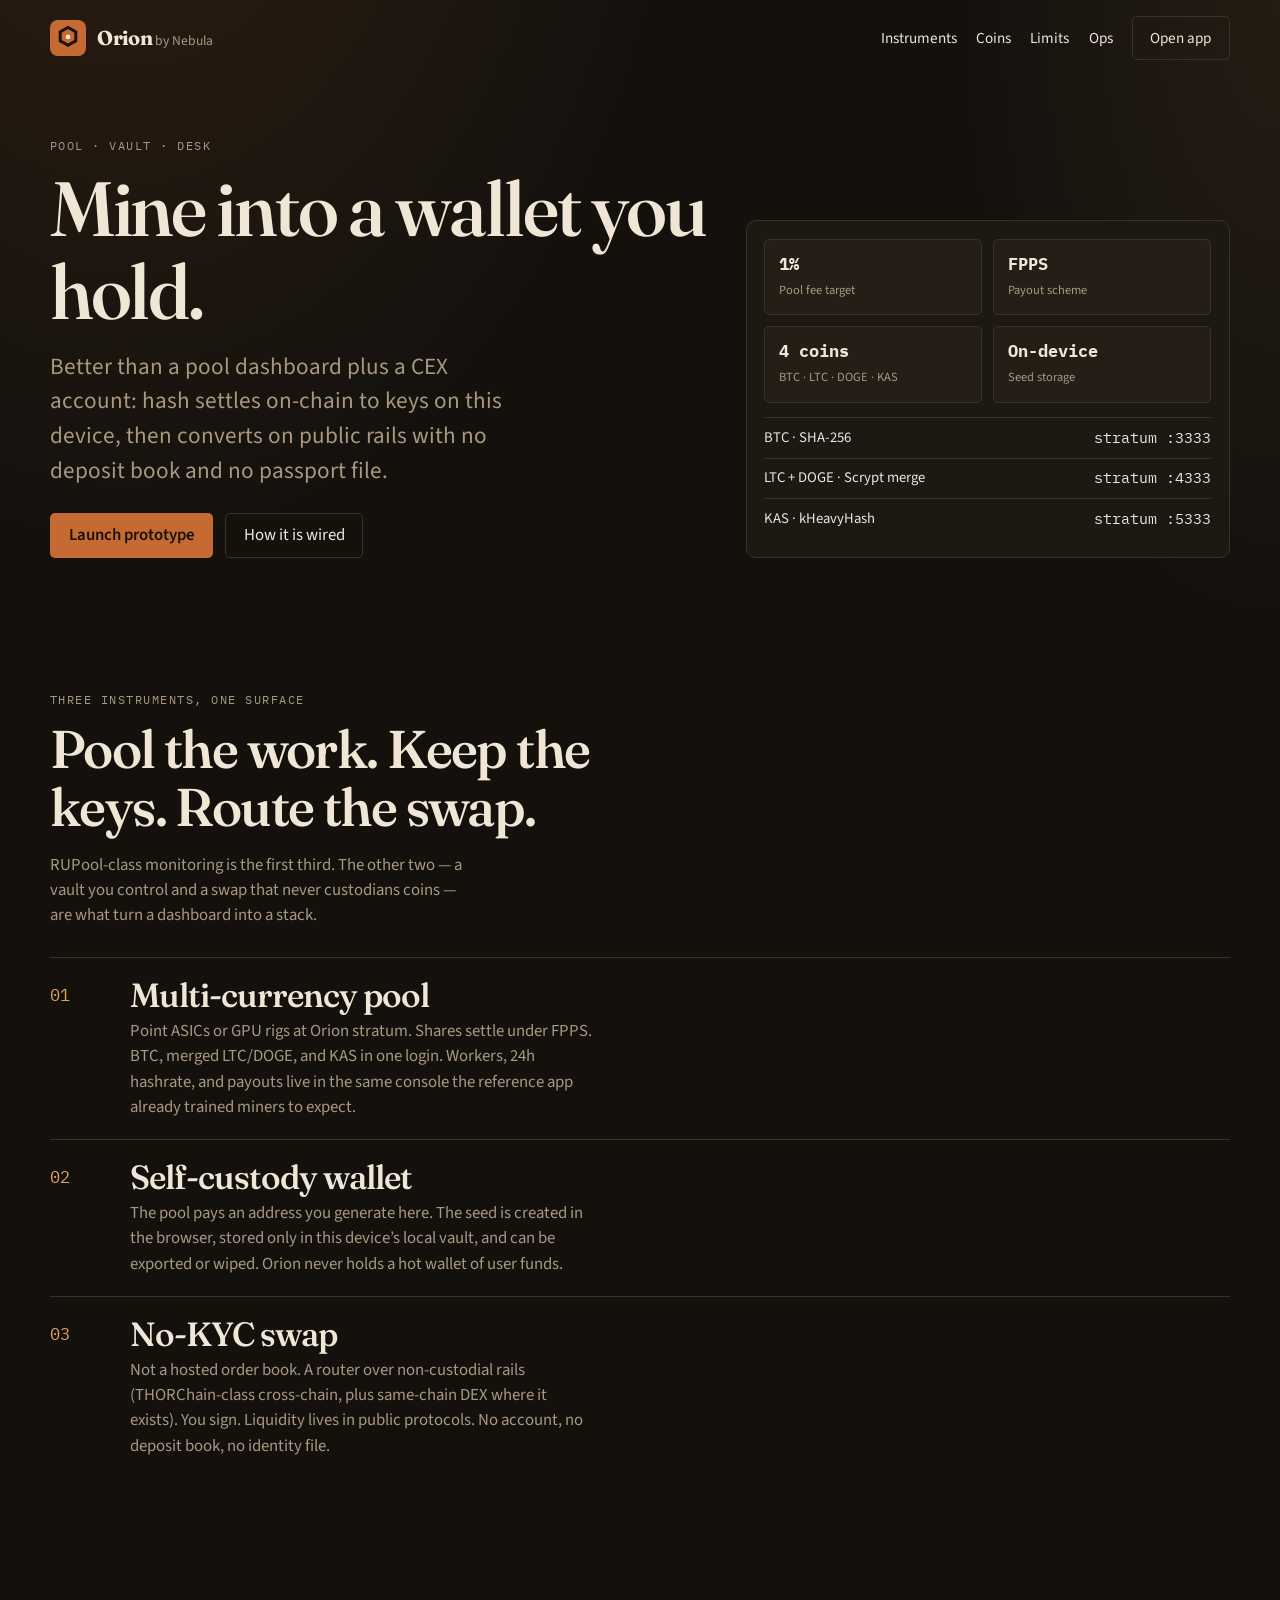
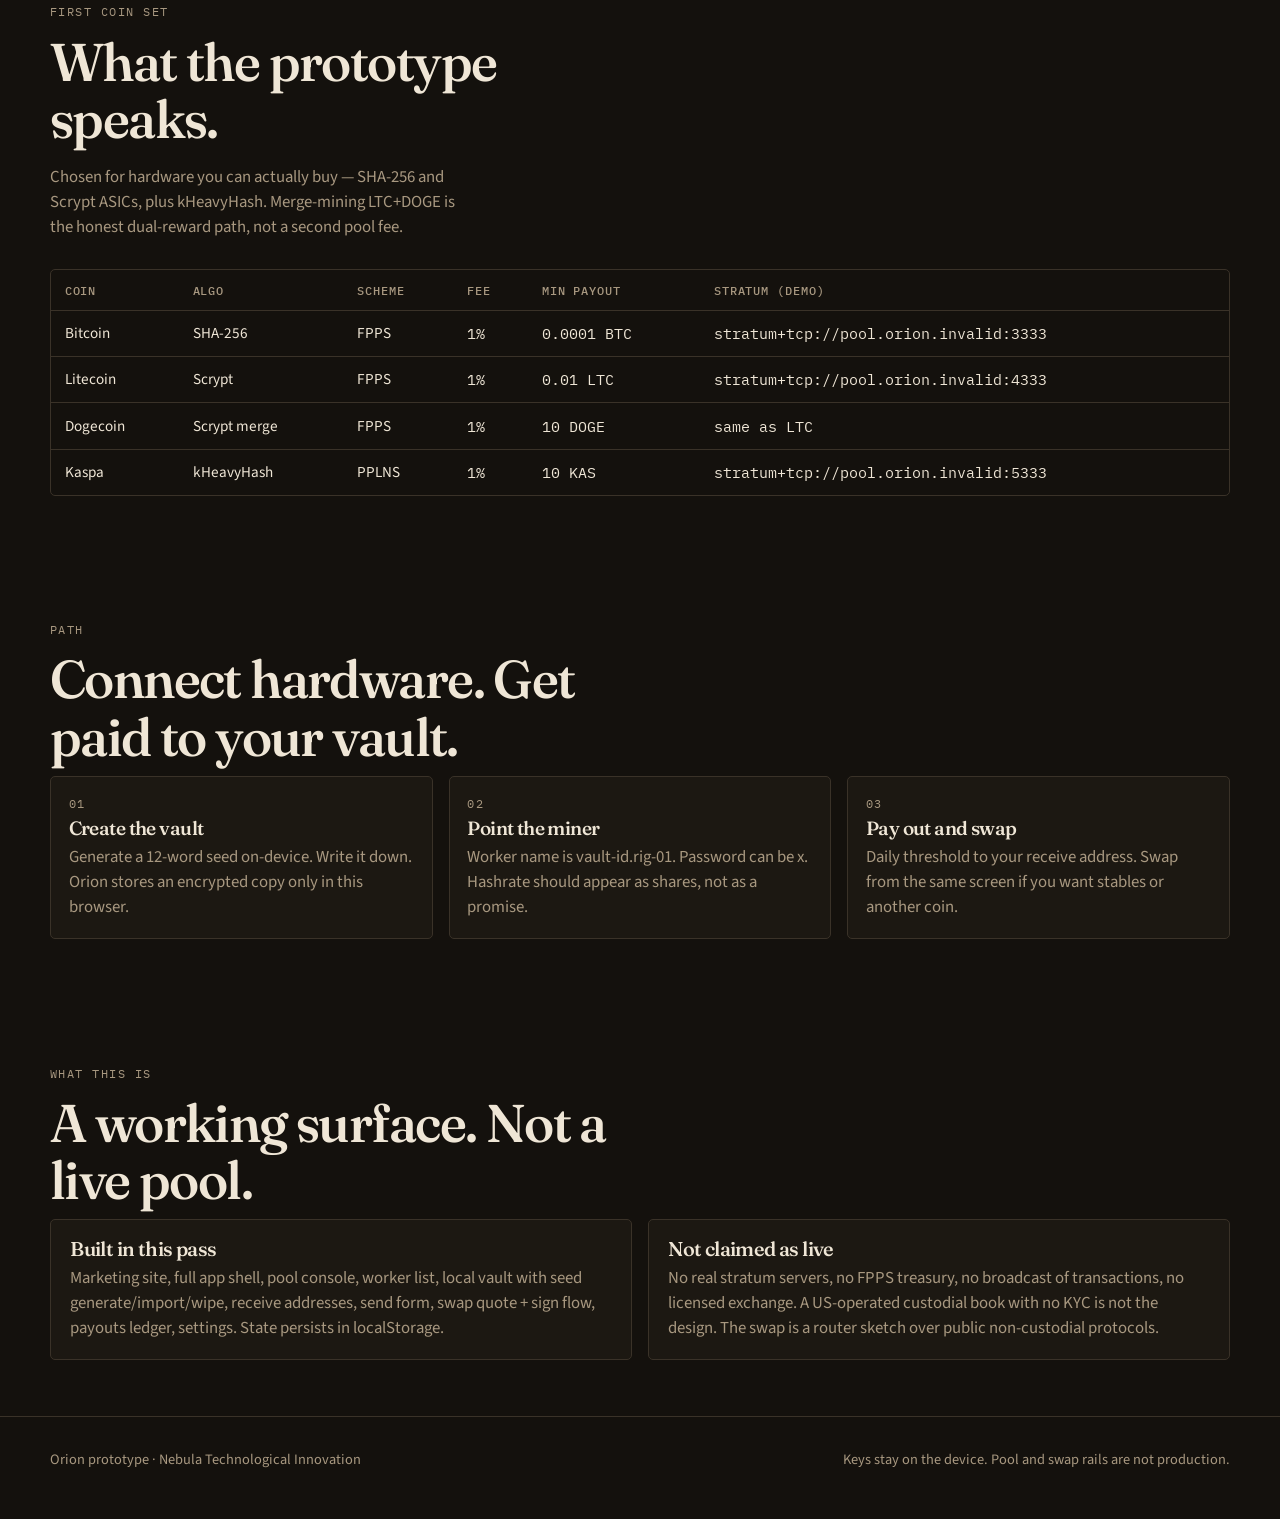
<file: index.html>
<!DOCTYPE html>
<html lang="en">
<head>
  <meta charset="utf-8">
  <meta name="viewport" content="width=device-width, initial-scale=1">
  <title>Orion — Mine. Hold. Swap.</title>
  <meta name="description" content="Multi-currency mining pool, self-custody wallet, and no-KYC swap. Rewards pay on-chain to keys you hold.">
  <link rel="icon" href="assets/favicon.svg" type="image/svg+xml">
  <meta name="theme-color" content="#14110d">
  <link rel="preconnect" href="https://fonts.googleapis.com">
  <link rel="preconnect" href="https://fonts.gstatic.com" crossorigin>
  <link href="https://fonts.googleapis.com/css2?family=Fraunces:opsz,wght@9..144,550&family=IBM+Plex+Mono:wght@400;500&family=Source+Sans+3:wght@400;600&display=swap" rel="stylesheet">
  <link rel="stylesheet" href="styles/site.css">
</head>
<body>
  <a class="skip" href="#main">Skip to content</a>
  <header>
    <div class="wrap site-header">
      <a class="brand" href="./">
        <img class="mark" src="assets/mark.svg" width="36" height="36" alt="">
        <div>
          <strong>Orion</strong>
          <span> by Nebula</span>
        </div>
      </a>
      <nav class="site-nav" aria-label="Primary">
        <a class="hide-sm" href="#instruments">Instruments</a>
        <a class="hide-sm" href="#coins">Coins</a>
        <a class="hide-sm" href="#limits">Limits</a>
        <a class="hide-sm" href="ops.html">Ops</a>
        <a class="btn btn-ghost" href="app/">Open app</a>
      </nav>
    </div>
  </header>

  <main id="main">
    <section class="wrap hero">
      <div>
        <p class="kicker">Pool · Vault · Desk</p>
        <h1>Mine into a wallet you hold.</h1>
        <p class="lede">Better than a pool dashboard plus a CEX account: hash settles on-chain to keys on this device, then converts on public rails with no deposit book and no passport file.</p>
        <div class="hero-actions">
          <a class="btn btn-fill" href="app/">Launch prototype</a>
          <a class="btn btn-ghost" href="#instruments">How it is wired</a>
        </div>
      </div>
      <aside class="hero-panel" aria-label="Live-style snapshot">
        <div class="stat-row">
          <div class="stat"><b class="tabular">1%</b><span>Pool fee target</span></div>
          <div class="stat"><b class="tabular">FPPS</b><span>Payout scheme</span></div>
          <div class="stat"><b class="tabular">4 coins</b><span>BTC · LTC · DOGE · KAS</span></div>
          <div class="stat"><b class="tabular">On-device</b><span>Seed storage</span></div>
        </div>
        <div class="coin-mini"><span>BTC · SHA-256</span><span class="tabular">stratum :3333</span></div>
        <div class="coin-mini"><span>LTC + DOGE · Scrypt merge</span><span class="tabular">stratum :4333</span></div>
        <div class="coin-mini"><span>KAS · kHeavyHash</span><span class="tabular">stratum :5333</span></div>
      </aside>
    </section>

    <section class="wrap section" id="instruments">
      <p class="kicker">Three instruments, one surface</p>
      <h2>Pool the work. Keep the keys. Route the swap.</h2>
      <p class="intro">RUPool-class monitoring is the first third. The other two — a vault you control and a swap that never custodians coins — are what turn a dashboard into a stack.</p>
      <div class="instruments">
        <article class="instrument">
          <div class="n">01</div>
          <div>
            <h3>Multi-currency pool</h3>
            <p>Point ASICs or GPU rigs at Orion stratum. Shares settle under FPPS. BTC, merged LTC/DOGE, and KAS in one login. Workers, 24h hashrate, and payouts live in the same console the reference app already trained miners to expect.</p>
          </div>
        </article>
        <article class="instrument">
          <div class="n">02</div>
          <div>
            <h3>Self-custody wallet</h3>
            <p>The pool pays an address you generate here. The seed is created in the browser, stored only in this device’s local vault, and can be exported or wiped. Orion never holds a hot wallet of user funds.</p>
          </div>
        </article>
        <article class="instrument">
          <div class="n">03</div>
          <div>
            <h3>No-KYC swap</h3>
            <p>Not a hosted order book. A router over non-custodial rails (THORChain-class cross-chain, plus same-chain DEX where it exists). You sign. Liquidity lives in public protocols. No account, no deposit book, no identity file.</p>
          </div>
        </article>
      </div>
    </section>

    <section class="wrap section" id="coins">
      <p class="kicker">First coin set</p>
      <h2>What the prototype speaks.</h2>
      <p class="intro">Chosen for hardware you can actually buy — SHA-256 and Scrypt ASICs, plus kHeavyHash. Merge-mining LTC+DOGE is the honest dual-reward path, not a second pool fee.</p>
      <div class="table-wrap">
        <table>
          <thead>
            <tr>
              <th>Coin</th>
              <th>Algo</th>
              <th>Scheme</th>
              <th>Fee</th>
              <th>Min payout</th>
              <th>Stratum (demo)</th>
            </tr>
          </thead>
          <tbody>
            <tr>
              <td>Bitcoin</td>
              <td>SHA-256</td>
              <td>FPPS</td>
              <td class="num">1%</td>
              <td class="num">0.0001 BTC</td>
              <td class="num">stratum+tcp://pool.orion.invalid:3333</td>
            </tr>
            <tr>
              <td>Litecoin</td>
              <td>Scrypt</td>
              <td>FPPS</td>
              <td class="num">1%</td>
              <td class="num">0.01 LTC</td>
              <td class="num">stratum+tcp://pool.orion.invalid:4333</td>
            </tr>
            <tr>
              <td>Dogecoin</td>
              <td>Scrypt merge</td>
              <td>FPPS</td>
              <td class="num">1%</td>
              <td class="num">10 DOGE</td>
              <td class="num">same as LTC</td>
            </tr>
            <tr>
              <td>Kaspa</td>
              <td>kHeavyHash</td>
              <td>PPLNS</td>
              <td class="num">1%</td>
              <td class="num">10 KAS</td>
              <td class="num">stratum+tcp://pool.orion.invalid:5333</td>
            </tr>
          </tbody>
        </table>
      </div>
    </section>

    <section class="wrap section">
      <p class="kicker">Path</p>
      <h2>Connect hardware. Get paid to your vault.</h2>
      <div class="steps">
        <article class="step">
          <p class="kicker">01</p>
          <h3>Create the vault</h3>
          <p>Generate a 12-word seed on-device. Write it down. Orion stores an encrypted copy only in this browser.</p>
        </article>
        <article class="step">
          <p class="kicker">02</p>
          <h3>Point the miner</h3>
          <p>Worker name is vault-id.rig-01. Password can be x. Hashrate should appear as shares, not as a promise.</p>
        </article>
        <article class="step">
          <p class="kicker">03</p>
          <h3>Pay out and swap</h3>
          <p>Daily threshold to your receive address. Swap from the same screen if you want stables or another coin.</p>
        </article>
      </div>
    </section>

    <section class="wrap section" id="limits">
      <p class="kicker">What this is</p>
      <h2>A working surface. Not a live pool.</h2>
      <div class="limits">
        <article class="plate">
          <h3>Built in this pass</h3>
          <p>Marketing site, full app shell, pool console, worker list, local vault with seed generate/import/wipe, receive addresses, send form, swap quote + sign flow, payouts ledger, settings. State persists in localStorage.</p>
        </article>
        <article class="plate">
          <h3>Not claimed as live</h3>
          <p>No real stratum servers, no FPPS treasury, no broadcast of transactions, no licensed exchange. A US-operated custodial book with no KYC is not the design. The swap is a router sketch over public non-custodial protocols.</p>
        </article>
      </div>
    </section>
  </main>

  <footer class="site-footer">
    <div class="wrap">
      <span>Orion prototype · Nebula Technological Innovation</span>
      <span>Keys stay on the device. Pool and swap rails are not production.</span>
    </div>
  </footer>
</body>
</html>
</file>
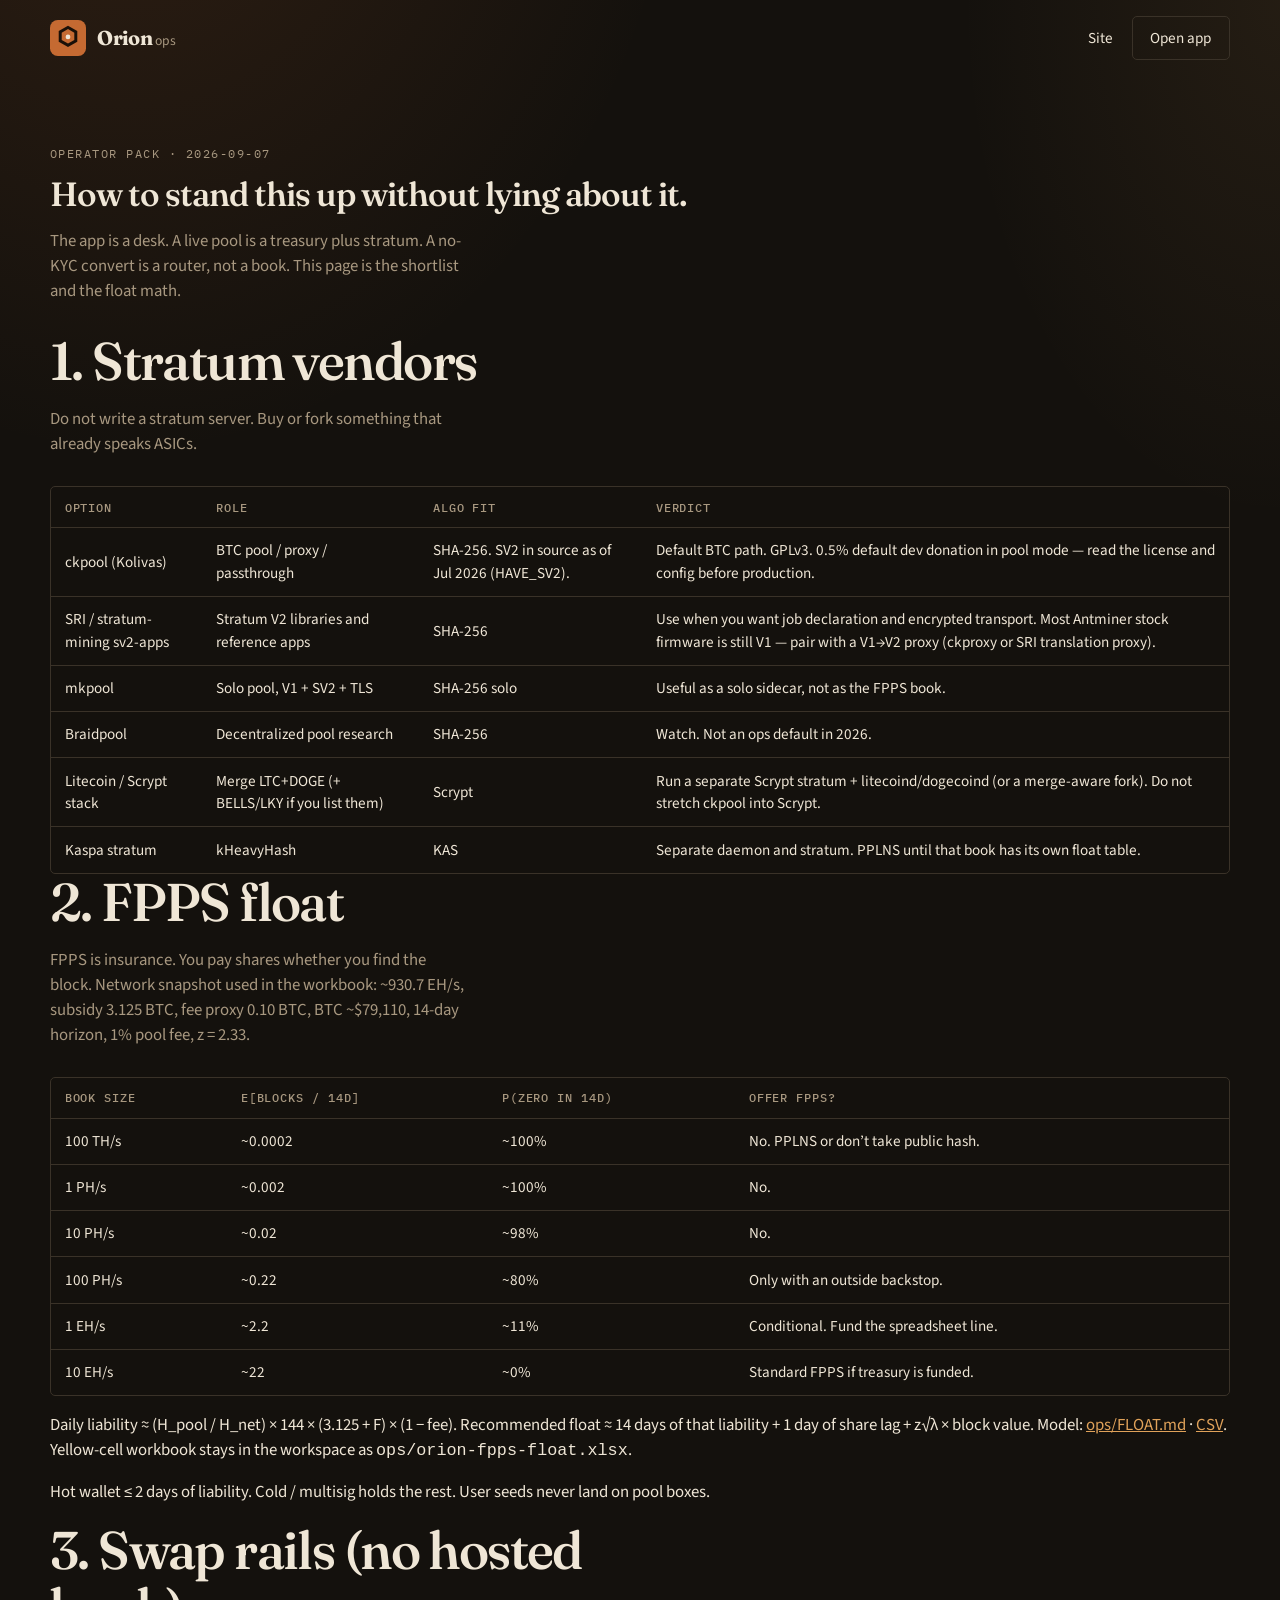
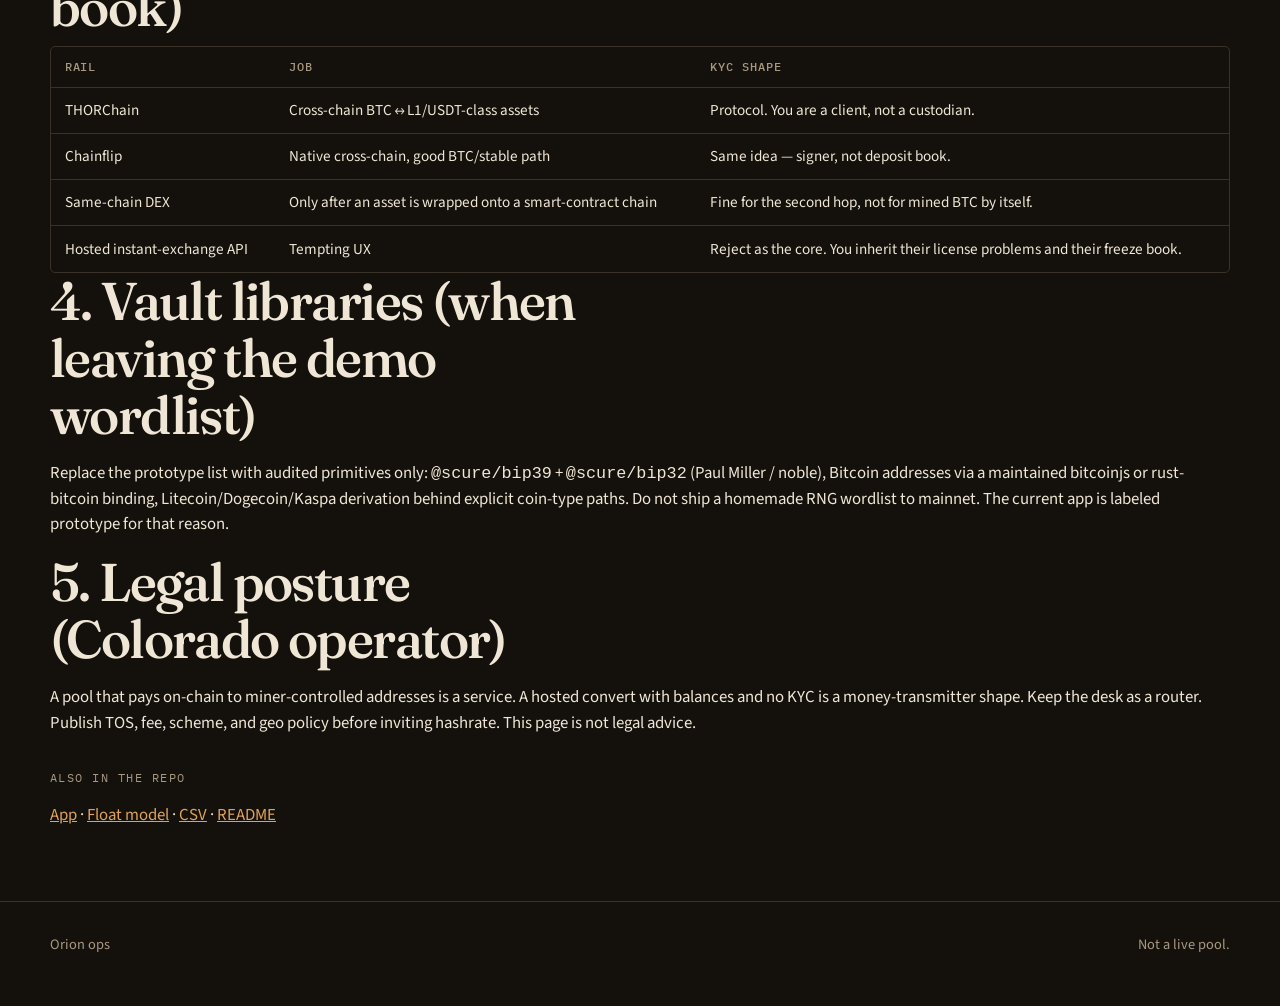
<file: ops.html>
<!DOCTYPE html>
<html lang="en">
<head>
  <meta charset="utf-8">
  <meta name="viewport" content="width=device-width, initial-scale=1">
  <title>Orion ops — vendors, float, rails</title>
  <meta name="description" content="Stratum vendor shortlist, FPPS float math, swap rails, and wallet libraries for the Orion prototype.">
  <link rel="icon" href="assets/favicon.svg" type="image/svg+xml">
  <meta name="theme-color" content="#14110d">
  <link rel="preconnect" href="https://fonts.googleapis.com">
  <link rel="preconnect" href="https://fonts.gstatic.com" crossorigin>
  <link href="https://fonts.googleapis.com/css2?family=Fraunces:opsz,wght@9..144,550&family=IBM+Plex+Mono:wght@400;500&family=Source+Sans+3:wght@400;600&display=swap" rel="stylesheet">
  <link rel="stylesheet" href="styles/site.css">
</head>
<body>
  <a class="skip" href="#main">Skip to content</a>
  <header>
    <div class="wrap site-header">
      <a class="brand" href="./">
        <img class="mark" src="assets/mark.svg" width="36" height="36" alt="">
        <div><strong>Orion</strong><span> ops</span></div>
      </a>
      <nav class="site-nav" aria-label="Primary">
        <a href="./">Site</a>
        <a class="btn btn-ghost" href="app/">Open app</a>
      </nav>
    </div>
  </header>
  <main id="main" class="wrap section">
    <p class="kicker">Operator pack · 2026-09-07</p>
    <h1>How to stand this up without lying about it.</h1>
    <p class="intro">The app is a desk. A live pool is a treasury plus stratum. A no-KYC convert is a router, not a book. This page is the shortlist and the float math.</p>

    <h2>1. Stratum vendors</h2>
    <p class="intro">Do not write a stratum server. Buy or fork something that already speaks ASICs.</p>
    <div class="table-wrap">
      <table>
        <thead>
          <tr><th>Option</th><th>Role</th><th>Algo fit</th><th>Verdict</th></tr>
        </thead>
        <tbody>
          <tr>
            <td>ckpool (Kolivas)</td>
            <td>BTC pool / proxy / passthrough</td>
            <td>SHA-256. SV2 in source as of Jul 2026 (HAVE_SV2).</td>
            <td>Default BTC path. GPLv3. 0.5% default dev donation in pool mode — read the license and config before production.</td>
          </tr>
          <tr>
            <td>SRI / stratum-mining sv2-apps</td>
            <td>Stratum V2 libraries and reference apps</td>
            <td>SHA-256</td>
            <td>Use when you want job declaration and encrypted transport. Most Antminer stock firmware is still V1 — pair with a V1→V2 proxy (ckproxy or SRI translation proxy).</td>
          </tr>
          <tr>
            <td>mkpool</td>
            <td>Solo pool, V1 + SV2 + TLS</td>
            <td>SHA-256 solo</td>
            <td>Useful as a solo sidecar, not as the FPPS book.</td>
          </tr>
          <tr>
            <td>Braidpool</td>
            <td>Decentralized pool research</td>
            <td>SHA-256</td>
            <td>Watch. Not an ops default in 2026.</td>
          </tr>
          <tr>
            <td>Litecoin / Scrypt stack</td>
            <td>Merge LTC+DOGE (+ BELLS/LKY if you list them)</td>
            <td>Scrypt</td>
            <td>Run a separate Scrypt stratum + litecoind/dogecoind (or a merge-aware fork). Do not stretch ckpool into Scrypt.</td>
          </tr>
          <tr>
            <td>Kaspa stratum</td>
            <td>kHeavyHash</td>
            <td>KAS</td>
            <td>Separate daemon and stratum. PPLNS until that book has its own float table.</td>
          </tr>
        </tbody>
      </table>
    </div>

    <h2>2. FPPS float</h2>
    <p class="intro">FPPS is insurance. You pay shares whether you find the block. Network snapshot used in the workbook: ~930.7 EH/s, subsidy 3.125 BTC, fee proxy 0.10 BTC, BTC ~$79,110, 14-day horizon, 1% pool fee, z = 2.33.</p>
    <div class="table-wrap">
      <table>
        <thead>
          <tr><th>Book size</th><th>E[blocks / 14d]</th><th>P(zero in 14d)</th><th>Offer FPPS?</th></tr>
        </thead>
        <tbody>
          <tr><td>100 TH/s</td><td>~0.0002</td><td>~100%</td><td>No. PPLNS or don’t take public hash.</td></tr>
          <tr><td>1 PH/s</td><td>~0.002</td><td>~100%</td><td>No.</td></tr>
          <tr><td>10 PH/s</td><td>~0.02</td><td>~98%</td><td>No.</td></tr>
          <tr><td>100 PH/s</td><td>~0.22</td><td>~80%</td><td>Only with an outside backstop.</td></tr>
          <tr><td>1 EH/s</td><td>~2.2</td><td>~11%</td><td>Conditional. Fund the spreadsheet line.</td></tr>
          <tr><td>10 EH/s</td><td>~22</td><td>~0%</td><td>Standard FPPS if treasury is funded.</td></tr>
        </tbody>
      </table>
    </div>
    <p>Daily liability ≈ (H_pool / H_net) × 144 × (3.125 + F) × (1 − fee). Recommended float ≈ 14 days of that liability + 1 day of share lag + z√λ × block value. Model: <a href="ops/FLOAT.md">ops/FLOAT.md</a> · <a href="ops/orion-fpps-float.csv">CSV</a>. Yellow-cell workbook stays in the workspace as <code>ops/orion-fpps-float.xlsx</code>.</p>
    <p>Hot wallet ≤ 2 days of liability. Cold / multisig holds the rest. User seeds never land on pool boxes.</p>

    <h2>3. Swap rails (no hosted book)</h2>
    <div class="table-wrap">
      <table>
        <thead>
          <tr><th>Rail</th><th>Job</th><th>KYC shape</th></tr>
        </thead>
        <tbody>
          <tr><td>THORChain</td><td>Cross-chain BTC ↔ L1/USDT-class assets</td><td>Protocol. You are a client, not a custodian.</td></tr>
          <tr><td>Chainflip</td><td>Native cross-chain, good BTC/stable path</td><td>Same idea — signer, not deposit book.</td></tr>
          <tr><td>Same-chain DEX</td><td>Only after an asset is wrapped onto a smart-contract chain</td><td>Fine for the second hop, not for mined BTC by itself.</td></tr>
          <tr><td>Hosted instant-exchange API</td><td>Tempting UX</td><td>Reject as the core. You inherit their license problems and their freeze book.</td></tr>
        </tbody>
      </table>
    </div>

    <h2>4. Vault libraries (when leaving the demo wordlist)</h2>
    <p>Replace the prototype list with audited primitives only: <code>@scure/bip39</code> + <code>@scure/bip32</code> (Paul Miller / noble), Bitcoin addresses via a maintained bitcoinjs or rust-bitcoin binding, Litecoin/Dogecoin/Kaspa derivation behind explicit coin-type paths. Do not ship a homemade RNG wordlist to mainnet. The current app is labeled prototype for that reason.</p>

    <h2>5. Legal posture (Colorado operator)</h2>
    <p>A pool that pays on-chain to miner-controlled addresses is a service. A hosted convert with balances and no KYC is a money-transmitter shape. Keep the desk as a router. Publish TOS, fee, scheme, and geo policy before inviting hashrate. This page is not legal advice.</p>

    <p class="kicker" style="margin-top:2rem">Also in the repo</p>
    <p><a href="app/">App</a> · <a href="ops/FLOAT.md">Float model</a> · <a href="ops/orion-fpps-float.csv">CSV</a> · <a href="README.md">README</a></p>
  </main>
  <footer class="site-footer"><div class="wrap"><span>Orion ops</span><span>Not a live pool.</span></div></footer>
</body>
</html>
</file>
<file: styles/site.css>
@import url("tokens.css");

body {
  background-image:
    radial-gradient(ellipse 80% 50% at 10% -10%, rgba(197, 106, 50, 0.16), transparent 55%),
    radial-gradient(ellipse 50% 40% at 100% 0%, rgba(224, 162, 90, 0.08), transparent 50%);
}

.wrap { width: min(var(--wide), 100% - 2rem); margin-inline: auto; }

.site-header {
  display: flex;
  align-items: center;
  justify-content: space-between;
  gap: 1rem;
  padding: 1rem 0;
}
.brand {
  display: flex;
  align-items: center;
  gap: 0.7rem;
  color: var(--ink);
  text-decoration: none;
}
.brand strong { font-family: var(--font-display); font-size: 1.25rem; letter-spacing: -0.03em; }
.brand span { color: var(--muted); font-size: 0.85rem; }
.mark {
  width: 36px;
  height: 36px;
  display: grid;
  place-items: center;
}
.site-nav { display: flex; gap: 1.2rem; align-items: center; }
.site-nav a { color: var(--ink); text-decoration: none; font-size: 0.95rem; }
.site-nav a:hover { color: var(--accent-2); }

.btn {
  display: inline-flex;
  align-items: center;
  justify-content: center;
  min-height: 44px;
  padding: 0.55rem 1.1rem;
  border-radius: var(--radius-s);
  text-decoration: none;
  border: 1px solid transparent;
  transition: background var(--fast) var(--ease), border-color var(--fast) var(--ease);
}
.btn-fill {
  background: var(--accent);
  color: var(--accent-ink);
  font-weight: 600;
}
.btn-fill:hover { background: var(--accent-2); color: var(--accent-ink); }
.btn-ghost {
  background: transparent;
  color: var(--ink);
  border-color: var(--line);
}
.btn-ghost:hover { border-color: var(--accent-2); }

.hero {
  display: grid;
  grid-template-columns: 1.15fr 0.85fr;
  gap: 2.5rem;
  align-items: end;
  padding: 3rem 0 4rem;
}
.hero h1 {
  font-size: var(--step-4);
  max-width: 14ch;
  margin: 0.4rem 0 1rem;
}
.hero p.lede {
  font-size: var(--step-1);
  color: var(--muted);
  max-width: 38ch;
  margin: 0 0 1.5rem;
}
.hero-actions { display: flex; gap: 0.75rem; flex-wrap: wrap; }

.hero-panel {
  background: var(--canvas-2);
  border: 1px solid var(--line);
  border-radius: var(--radius-m);
  padding: 1.1rem;
}
.stat-row {
  display: grid;
  grid-template-columns: 1fr 1fr;
  gap: 0.7rem;
  margin-bottom: 0.9rem;
}
.stat {
  background: var(--canvas-3);
  border: 1px solid var(--line);
  padding: 0.75rem 0.85rem;
  border-radius: var(--radius-s);
}
.stat b { display: block; font-family: var(--font-mono); font-size: 1.05rem; }
.stat span { color: var(--muted); font-size: 0.78rem; }

.coin-mini {
  display: flex;
  justify-content: space-between;
  align-items: center;
  padding: 0.55rem 0;
  border-top: 1px solid var(--line);
  font-size: 0.92rem;
}
.coin-mini:first-of-type { border-top: 0; padding-top: 0.2rem; }

.section { padding: 3.5rem 0; }
.section h2 { font-size: var(--step-3); max-width: 16ch; margin-bottom: 0.6rem; }
.section .intro { color: var(--muted); max-width: 52ch; margin-bottom: 1.8rem; }

.instruments { display: grid; gap: 0; }
.instrument {
  display: grid;
  grid-template-columns: 4rem 1fr;
  gap: 1rem;
  padding: 1.2rem 0;
  border-top: 1px solid var(--line);
}
.instrument .n {
  font-family: var(--font-mono);
  color: var(--accent-2);
  padding-top: 0.35rem;
}
.instrument h3 { font-size: var(--step-2); margin-bottom: 0.35rem; }
.instrument p { margin: 0; color: var(--muted); max-width: 58ch; }

.table-wrap { overflow-x: auto; border: 1px solid var(--line); border-radius: var(--radius-s); }
table { width: 100%; border-collapse: collapse; font-size: 0.95rem; }
th, td { text-align: left; padding: 0.7rem 0.85rem; border-bottom: 1px solid var(--line); }
th {
  font-family: var(--font-mono);
  font-size: 0.72rem;
  letter-spacing: 0.08em;
  text-transform: uppercase;
  color: var(--muted);
  font-weight: 500;
}
tr:last-child td { border-bottom: 0; }
td.num { font-family: var(--font-mono); font-variant-numeric: tabular-nums; }

.steps { display: grid; grid-template-columns: repeat(3, 1fr); gap: 1rem; }
.step {
  background: var(--canvas-2);
  border: 1px solid var(--line);
  padding: 1.1rem;
  border-radius: var(--radius-s);
}
.step h3 { font-size: 1.2rem; margin: 0.3rem 0 0.4rem; }
.step p { margin: 0; color: var(--muted); }

.limits { display: grid; grid-template-columns: 1fr 1fr; gap: 1rem; }
.plate {
  border: 1px solid var(--line);
  background: var(--canvas-2);
  padding: 1.1rem 1.2rem;
  border-radius: var(--radius-s);
}
.plate h3 { font-size: 1.25rem; margin-bottom: 0.4rem; }
.plate p { margin: 0; color: var(--muted); }

.site-footer {
  border-top: 1px solid var(--line);
  padding: 2rem 0 3rem;
  color: var(--muted);
  font-size: 0.9rem;
}
.site-footer .wrap { display: flex; justify-content: space-between; gap: 1rem; flex-wrap: wrap; }

@media (max-width: 840px) {
  .hero, .steps, .limits { grid-template-columns: 1fr; }
  .hero { padding-top: 1.5rem; }
  .site-nav .hide-sm { display: none; }
}
</file>
